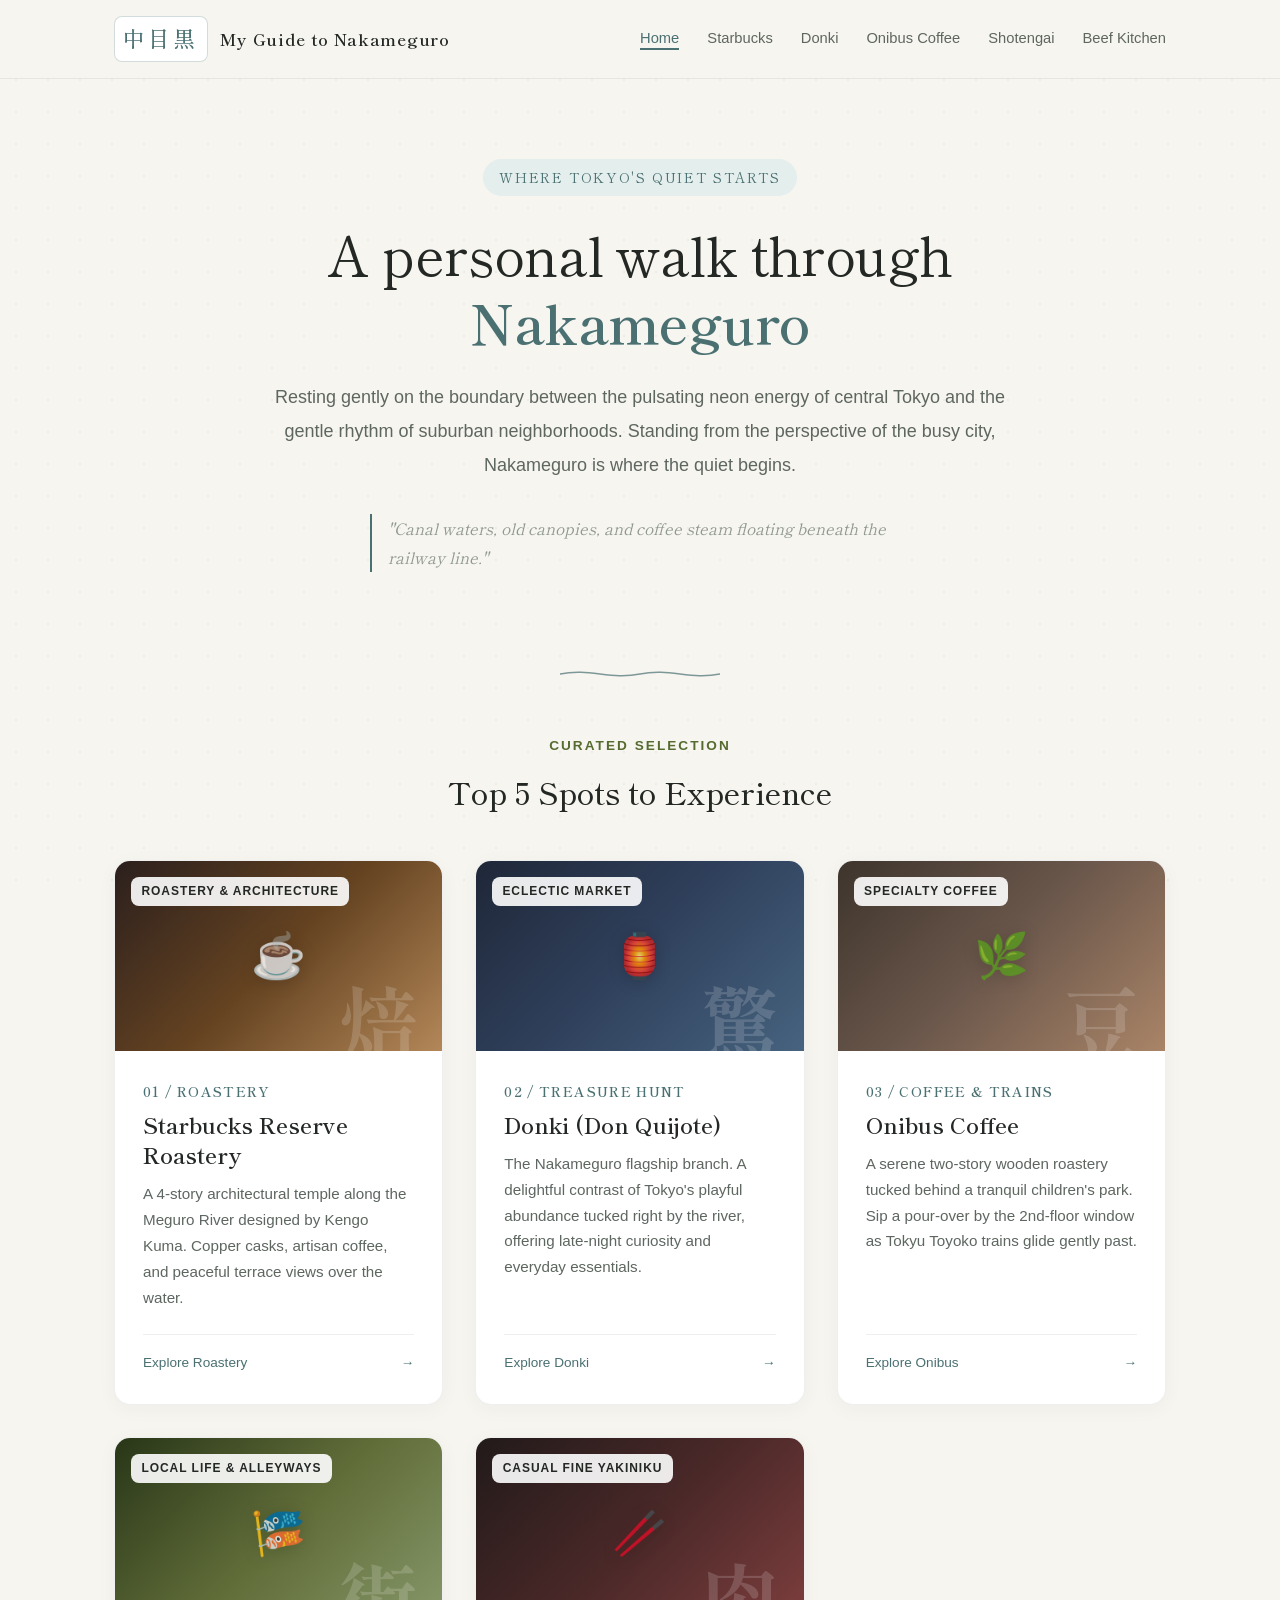
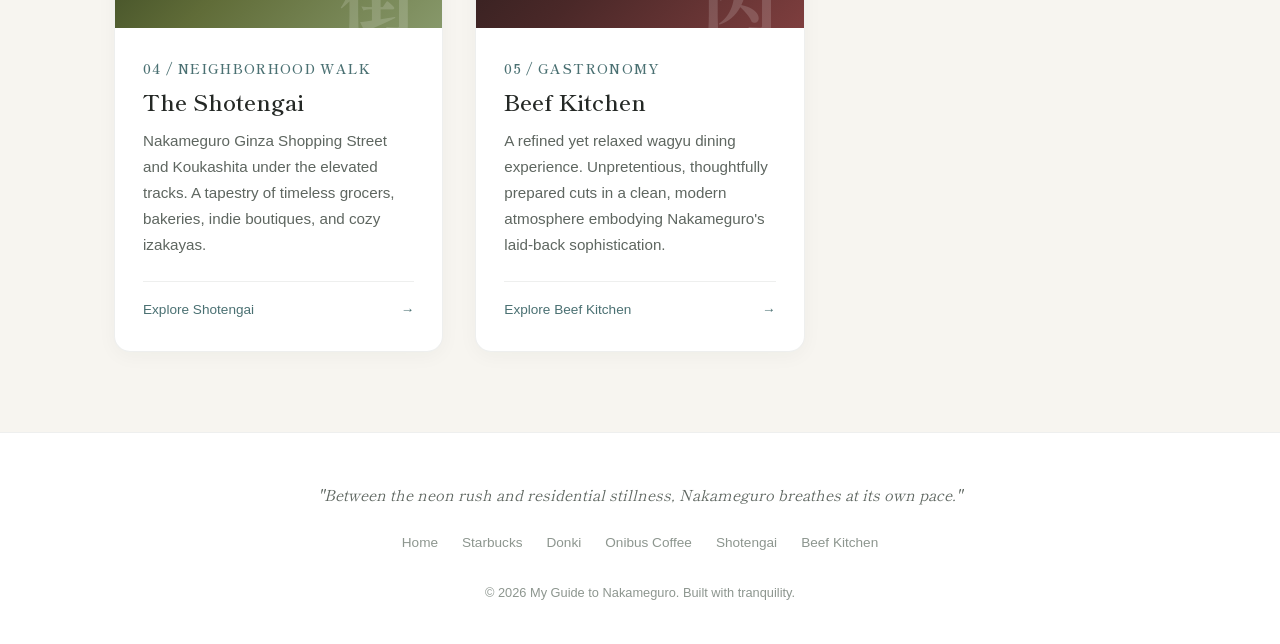
<file: index.html>
<!DOCTYPE html>
<html lang="en">
<head>
  <meta charset="UTF-8">
  <meta name="viewport" content="width=device-width, initial-scale=1.0">
  <title>My Guide to Nakameguro — Where the Quiet Starts</title>
  <meta name="description" content="A zen guide to Nakameguro: the threshold between bustling Tokyo and peaceful suburban life. Discover coffee, dining, shopping, and riverside tranquility.">
  <link rel="preconnect" href="https://fonts.googleapis.com">
  <link rel="preconnect" href="https://fonts.gstatic.com" crossorigin>
  <link href="https://fonts.googleapis.com/css2?family=Noto+Serif+JP:wght@300;400;600&family=Shippori+Mincho:wght@400;600&display=swap" rel="stylesheet">
  <link rel="stylesheet" href="styles.css">
</head>
<body>

  <!-- Navigation Header -->
  <header class="site-nav">
    <div class="nav-container">
      <a href="index.html" class="brand">
        <span class="brand-kanji">中目黒</span>
        <span class="brand-title">My Guide to Nakameguro</span>
      </a>
      <nav>
        <ul class="nav-links">
          <li><a href="index.html" class="active">Home</a></li>
          <li><a href="starbucks.html">Starbucks</a></li>
          <li><a href="donki.html">Donki</a></li>
          <li><a href="onibus.html">Onibus Coffee</a></li>
          <li><a href="shotengai.html">Shotengai</a></li>
          <li><a href="beef-kitchen.html">Beef Kitchen</a></li>
        </ul>
      </nav>
    </div>
  </header>

  <!-- Hero Section -->
  <section class="hero">
    <span class="hero-subtitle-badge">Where Tokyo's Quiet Starts</span>
    <h1 class="hero-title">A personal walk through <em>Nakameguro</em></h1>
    <p class="hero-intro">
      Resting gently on the boundary between the pulsating neon energy of central Tokyo and the gentle rhythm of suburban neighborhoods. Standing from the perspective of the busy city, Nakameguro is where the quiet begins.
    </p>
    <div class="hero-quote">
      "Canal waters, old canopies, and coffee steam floating beneath the railway line."
    </div>
  </section>

  <!-- River Divider SVG -->
  <div class="river-divider" aria-hidden="true">
    <svg viewBox="0 0 160 12" fill="none" xmlns="http://www.w3.org/2000/svg">
      <path d="M0 6C30 0 50 12 80 6C110 0 130 12 160 6" stroke-width="1.5" stroke-linecap="round"/>
    </svg>
  </div>

  <!-- Recommendations Main Section -->
  <main class="main-content">
    <div class="section-header">
      <p class="section-label">Curated Selection</p>
      <h2 class="section-title">Top 5 Spots to Experience</h2>
    </div>

    <div class="places-grid">
      <!-- 1. Starbucks Reserve Roastery -->
      <a href="starbucks.html" class="place-card">
        <div class="card-visual visual-starbucks">
          <span class="card-category-tag">Roastery & Architecture</span>
          <span class="card-kanji-watermark">焙</span>
          <div class="card-symbol">☕</div>
        </div>
        <div class="card-body">
          <span class="card-num">01 / ROASTERY</span>
          <h3 class="card-title">Starbucks Reserve Roastery</h3>
          <p class="card-desc">
            A 4-story architectural temple along the Meguro River designed by Kengo Kuma. Copper casks, artisan coffee, and peaceful terrace views over the water.
          </p>
          <div class="card-footer">
            <span>Explore Roastery</span>
            <span class="arrow">→</span>
          </div>
        </div>
      </a>

      <!-- 2. Donki Nakameguro -->
      <a href="donki.html" class="place-card">
        <div class="card-visual visual-donki">
          <span class="card-category-tag">Eclectic Market</span>
          <span class="card-kanji-watermark">驚</span>
          <div class="card-symbol">🏮</div>
        </div>
        <div class="card-body">
          <span class="card-num">02 / TREASURE HUNT</span>
          <h3 class="card-title">Donki (Don Quijote)</h3>
          <p class="card-desc">
            The Nakameguro flagship branch. A delightful contrast of Tokyo's playful abundance tucked right by the river, offering late-night curiosity and everyday essentials.
          </p>
          <div class="card-footer">
            <span>Explore Donki</span>
            <span class="arrow">→</span>
          </div>
        </div>
      </a>

      <!-- 3. Onibus Coffee -->
      <a href="onibus.html" class="place-card">
        <div class="card-visual visual-onibus">
          <span class="card-category-tag">Specialty Coffee</span>
          <span class="card-kanji-watermark">豆</span>
          <div class="card-symbol">🌿</div>
        </div>
        <div class="card-body">
          <span class="card-num">03 / COFFEE & TRAINS</span>
          <h3 class="card-title">Onibus Coffee</h3>
          <p class="card-desc">
            A serene two-story wooden roastery tucked behind a tranquil children's park. Sip a pour-over by the 2nd-floor window as Tokyu Toyoko trains glide gently past.
          </p>
          <div class="card-footer">
            <span>Explore Onibus</span>
            <span class="arrow">→</span>
          </div>
        </div>
      </a>

      <!-- 4. The Shotengai -->
      <a href="shotengai.html" class="place-card">
        <div class="card-visual visual-shotengai">
          <span class="card-category-tag">Local Life & Alleyways</span>
          <span class="card-kanji-watermark">街</span>
          <div class="card-symbol">🎏</div>
        </div>
        <div class="card-body">
          <span class="card-num">04 / NEIGHBORHOOD WALK</span>
          <h3 class="card-title">The Shotengai</h3>
          <p class="card-desc">
            Nakameguro Ginza Shopping Street and Koukashita under the elevated tracks. A tapestry of timeless grocers, bakeries, indie boutiques, and cozy izakayas.
          </p>
          <div class="card-footer">
            <span>Explore Shotengai</span>
            <span class="arrow">→</span>
          </div>
        </div>
      </a>

      <!-- 5. Beef Kitchen -->
      <a href="beef-kitchen.html" class="place-card">
        <div class="card-visual visual-beef-kitchen">
          <span class="card-category-tag">Casual Fine Yakiniku</span>
          <span class="card-kanji-watermark">肉</span>
          <div class="card-symbol">🥢</div>
        </div>
        <div class="card-body">
          <span class="card-num">05 / GASTRONOMY</span>
          <h3 class="card-title">Beef Kitchen</h3>
          <p class="card-desc">
            A refined yet relaxed wagyu dining experience. Unpretentious, thoughtfully prepared cuts in a clean, modern atmosphere embodying Nakameguro's laid-back sophistication.
          </p>
          <div class="card-footer">
            <span>Explore Beef Kitchen</span>
            <span class="arrow">→</span>
          </div>
        </div>
      </a>
    </div>
  </main>

  <!-- Footer -->
  <footer class="site-footer">
    <div class="footer-content">
      <p class="footer-zen-note">"Between the neon rush and residential stillness, Nakameguro breathes at its own pace."</p>
      <ul class="footer-links">
        <li><a href="index.html">Home</a></li>
        <li><a href="starbucks.html">Starbucks</a></li>
        <li><a href="donki.html">Donki</a></li>
        <li><a href="onibus.html">Onibus Coffee</a></li>
        <li><a href="shotengai.html">Shotengai</a></li>
        <li><a href="beef-kitchen.html">Beef Kitchen</a></li>
      </ul>
      <p class="footer-copy">© 2026 My Guide to Nakameguro. Built with tranquility.</p>
    </div>
  </footer>

  <script src="script.js"></script>
</body>
</html>
</file>
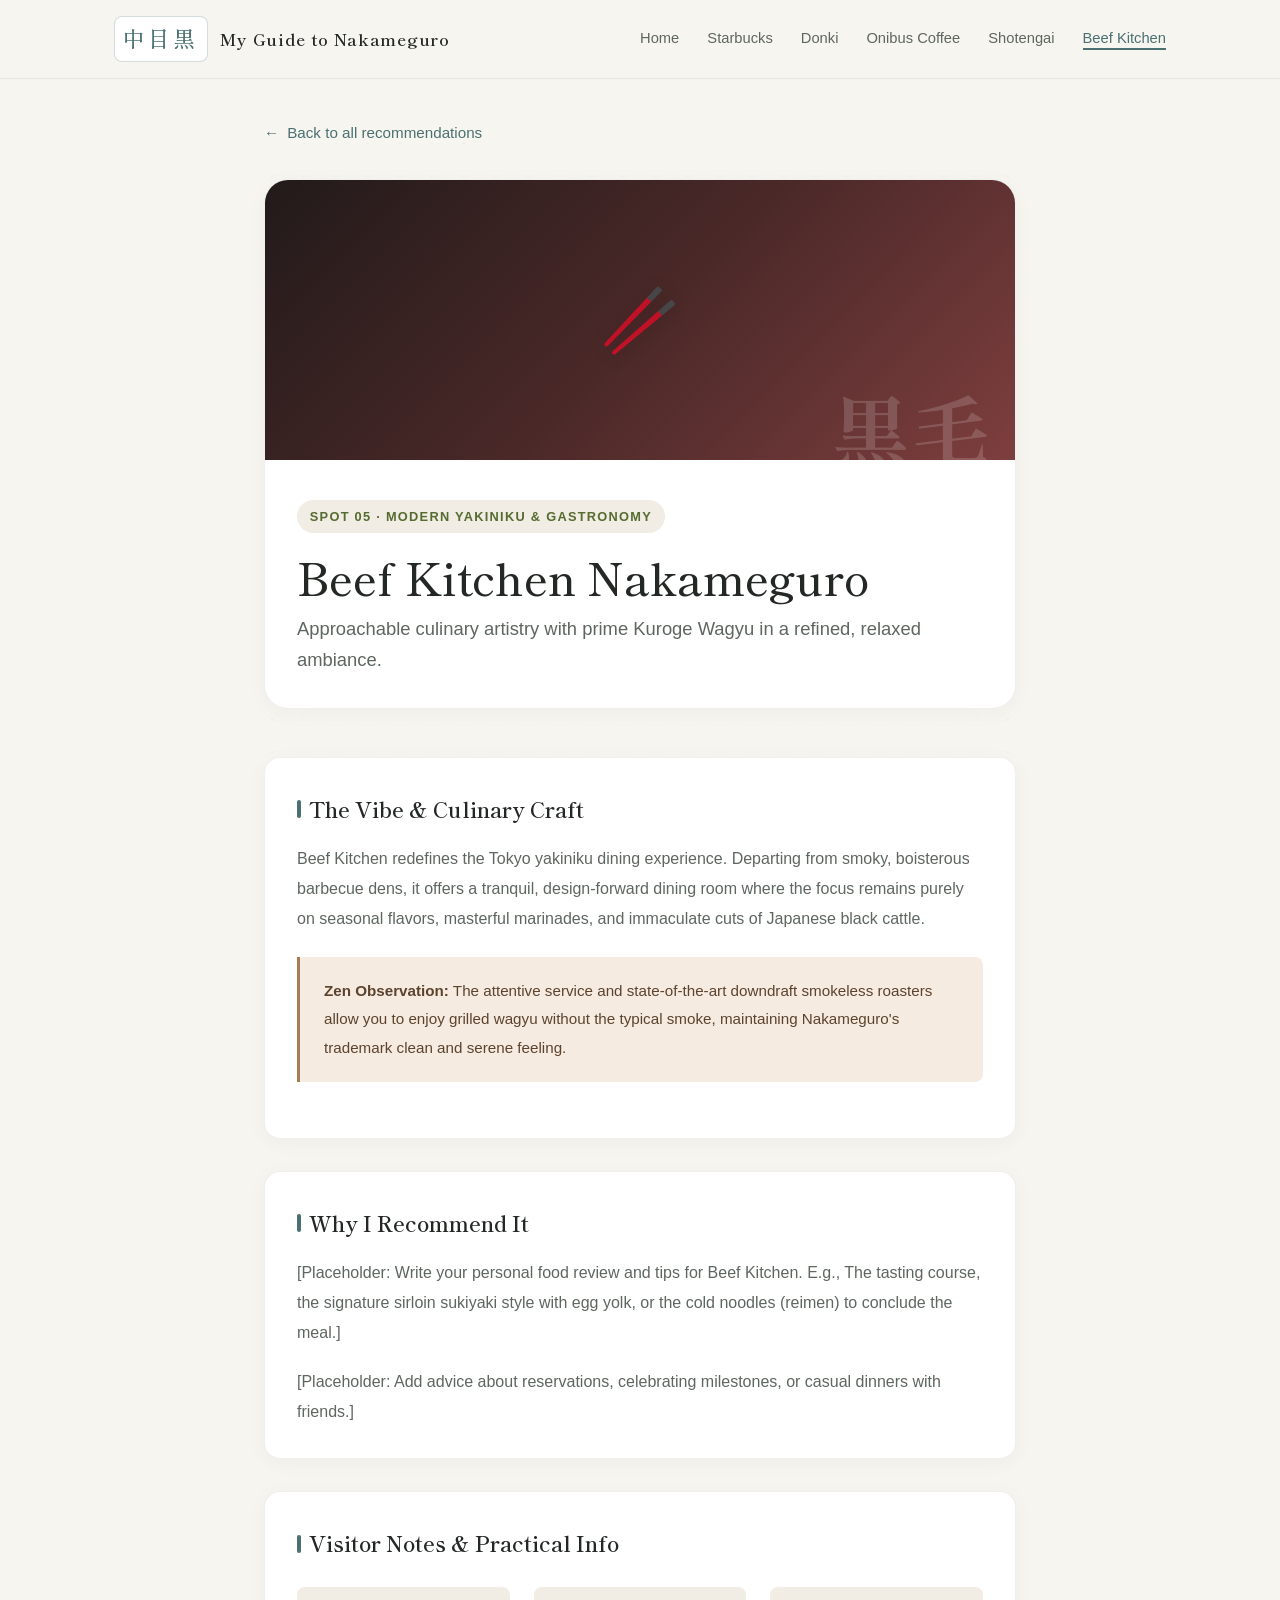
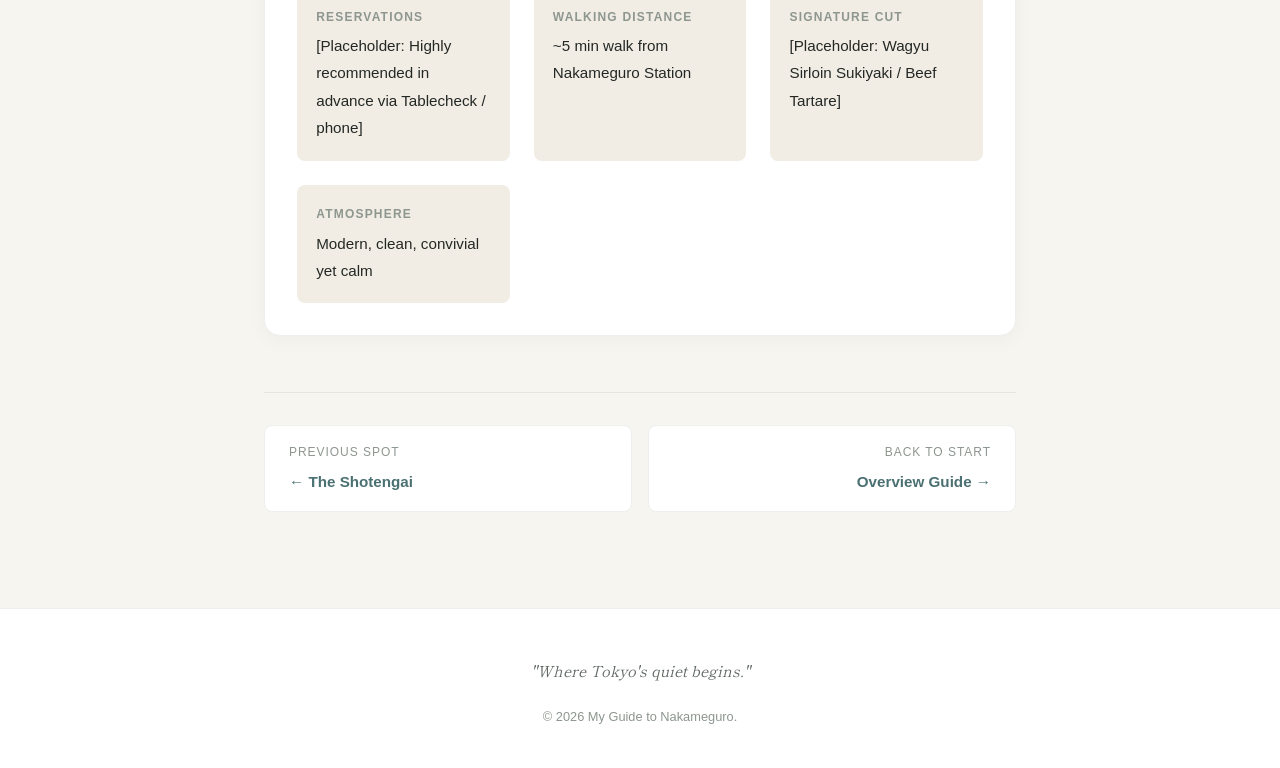
<file: beef-kitchen.html>
<!DOCTYPE html>
<html lang="en">
<head>
  <meta charset="UTF-8">
  <meta name="viewport" content="width=device-width, initial-scale=1.0">
  <title>Beef Kitchen Nakameguro — My Guide to Nakameguro</title>
  <meta name="description" content="A guide to Beef Kitchen in Nakameguro: modern wagyu yakiniku in an understated, welcoming setting.">
  <link rel="preconnect" href="https://fonts.googleapis.com">
  <link rel="preconnect" href="https://fonts.gstatic.com" crossorigin>
  <link href="https://fonts.googleapis.com/css2?family=Noto+Serif+JP:wght@300;400;600&family=Shippori+Mincho:wght@400;600&display=swap" rel="stylesheet">
  <link rel="stylesheet" href="styles.css">
</head>
<body>

  <!-- Navigation -->
  <header class="site-nav">
    <div class="nav-container">
      <a href="index.html" class="brand">
        <span class="brand-kanji">中目黒</span>
        <span class="brand-title">My Guide to Nakameguro</span>
      </a>
      <nav>
        <ul class="nav-links">
          <li><a href="index.html">Home</a></li>
          <li><a href="starbucks.html">Starbucks</a></li>
          <li><a href="donki.html">Donki</a></li>
          <li><a href="onibus.html">Onibus Coffee</a></li>
          <li><a href="shotengai.html">Shotengai</a></li>
          <li><a href="beef-kitchen.html" class="active">Beef Kitchen</a></li>
        </ul>
      </nav>
    </div>
  </header>

  <!-- Main Container -->
  <div class="detail-container">
    <nav class="breadcrumb-nav" aria-label="Breadcrumb">
      <a href="index.html" class="back-link">
        <span aria-hidden="true">←</span> Back to all recommendations
      </a>
    </nav>

    <!-- Detail Hero -->
    <article class="detail-hero">
      <div class="detail-hero-banner visual-beef-kitchen">
        <span class="card-kanji-watermark">黒毛</span>
        <div class="card-symbol" style="font-size: 4rem;">🥢</div>
      </div>
      <div class="detail-hero-content">
        <span class="detail-meta-pill">Spot 05 · Modern Yakiniku & Gastronomy</span>
        <h1 class="detail-title">Beef Kitchen Nakameguro</h1>
        <p class="detail-subtitle">Approachable culinary artistry with prime Kuroge Wagyu in a refined, relaxed ambiance.</p>
      </div>
    </article>

    <!-- The Vibe Section -->
    <section class="detail-section">
      <h2 class="detail-section-title">The Vibe & Culinary Craft</h2>
      <p>
        Beef Kitchen redefines the Tokyo yakiniku dining experience. Departing from smoky, boisterous barbecue dens, it offers a tranquil, design-forward dining room where the focus remains purely on seasonal flavors, masterful marinades, and immaculate cuts of Japanese black cattle.
      </p>
      <div class="zen-highlight">
        <p><strong>Zen Observation:</strong> The attentive service and state-of-the-art downdraft smokeless roasters allow you to enjoy grilled wagyu without the typical smoke, maintaining Nakameguro's trademark clean and serene feeling.</p>
      </div>
    </section>

    <!-- Why It's Recommended Placeholder -->
    <section class="detail-section">
      <h2 class="detail-section-title">Why I Recommend It</h2>
      <p>
        [Placeholder: Write your personal food review and tips for Beef Kitchen. E.g., The tasting course, the signature sirloin sukiyaki style with egg yolk, or the cold noodles (reimen) to conclude the meal.]
      </p>
      <p>
        [Placeholder: Add advice about reservations, celebrating milestones, or casual dinners with friends.]
      </p>
    </section>

    <!-- Visitor Tips Placeholder -->
    <section class="detail-section">
      <h2 class="detail-section-title">Visitor Notes & Practical Info</h2>
      <div class="info-grid">
        <div class="info-item">
          <div class="info-label">Reservations</div>
          <div class="info-value">[Placeholder: Highly recommended in advance via Tablecheck / phone]</div>
        </div>
        <div class="info-item">
          <div class="info-label">Walking Distance</div>
          <div class="info-value">~5 min walk from Nakameguro Station</div>
        </div>
        <div class="info-item">
          <div class="info-label">Signature Cut</div>
          <div class="info-value">[Placeholder: Wagyu Sirloin Sukiyaki / Beef Tartare]</div>
        </div>
        <div class="info-item">
          <div class="info-label">Atmosphere</div>
          <div class="info-value">Modern, clean, convivial yet calm</div>
        </div>
      </div>
    </section>

    <!-- Next / Prev Navigation -->
    <div class="page-switch-nav">
      <a href="shotengai.html" class="page-switch-btn prev">
        <span class="switch-caption">Previous Spot</span>
        <span class="switch-title">← The Shotengai</span>
      </a>
      <a href="index.html" class="page-switch-btn next">
        <span class="switch-caption">Back to Start</span>
        <span class="switch-title">Overview Guide →</span>
      </a>
    </div>
  </div>

  <!-- Footer -->
  <footer class="site-footer">
    <div class="footer-content">
      <p class="footer-zen-note">"Where Tokyo's quiet begins."</p>
      <p class="footer-copy">© 2026 My Guide to Nakameguro.</p>
    </div>
  </footer>

  <script src="script.js"></script>
</body>
</html>
</file>
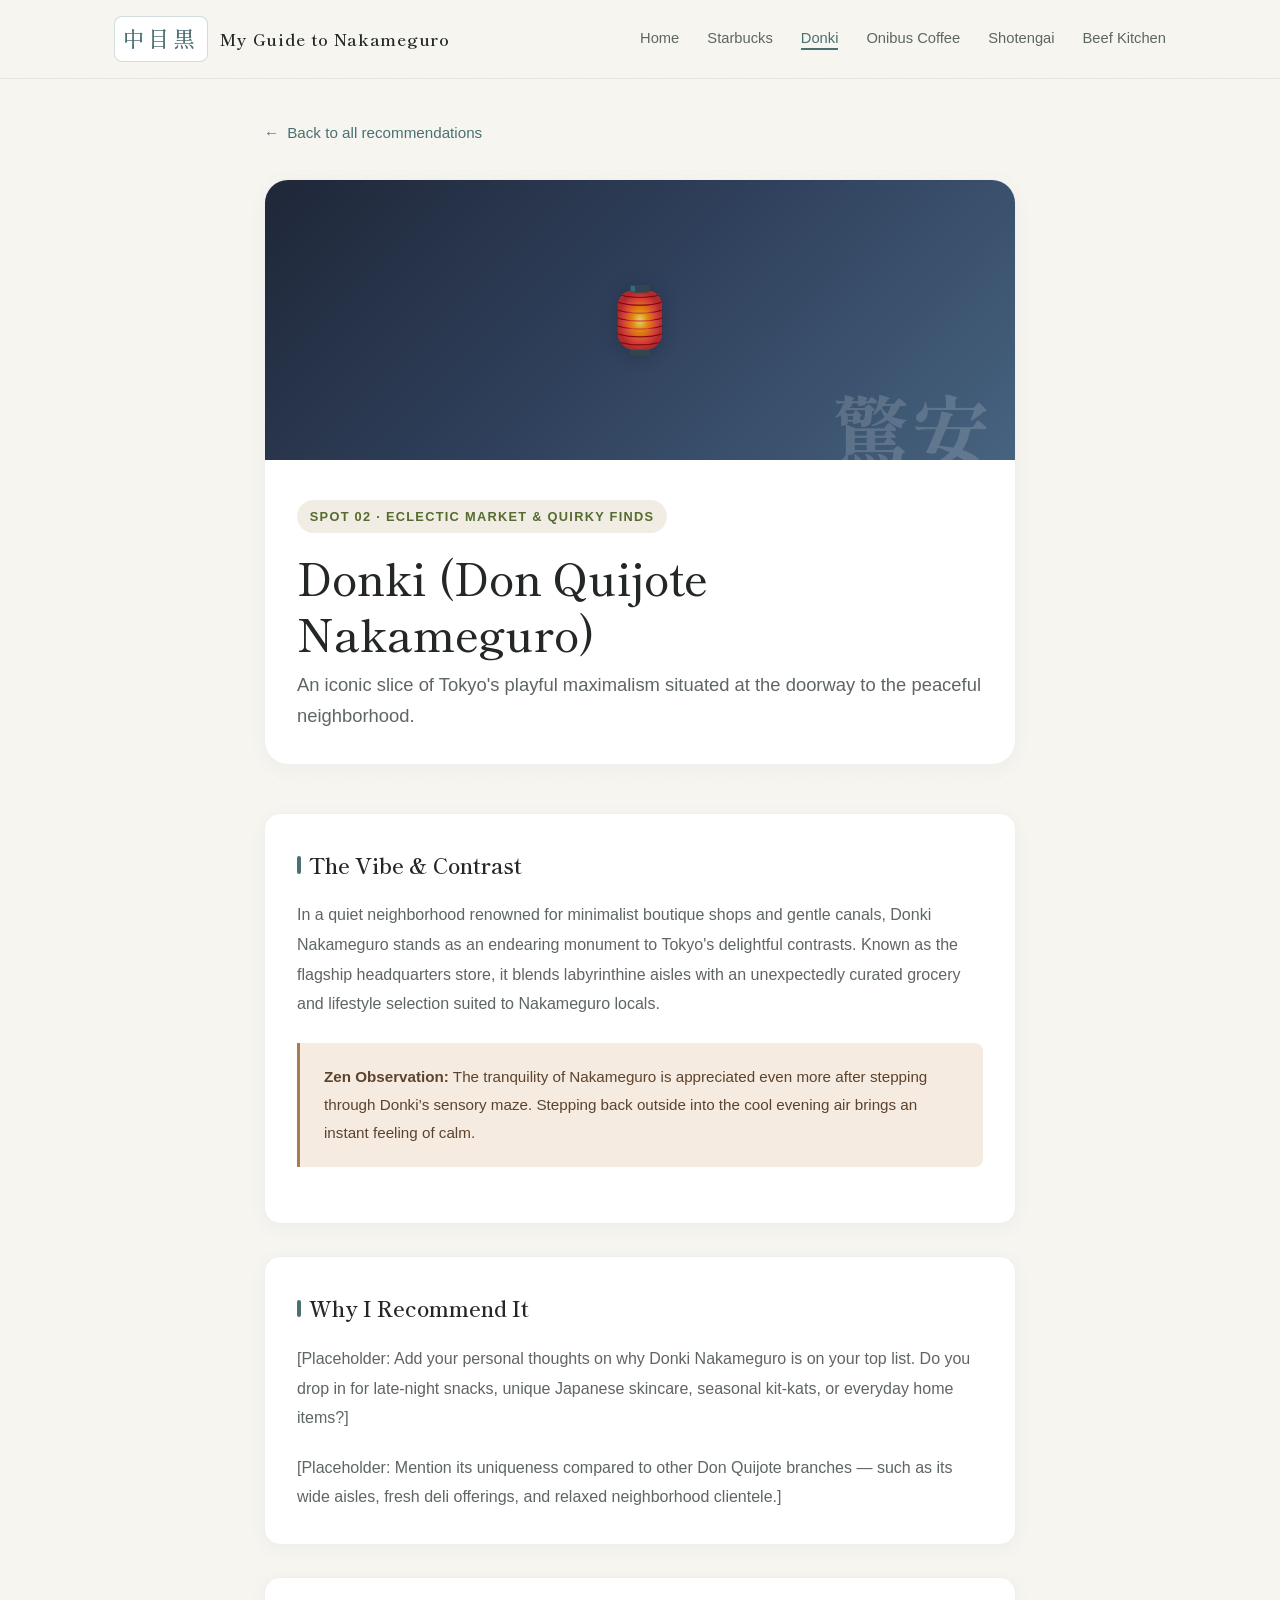
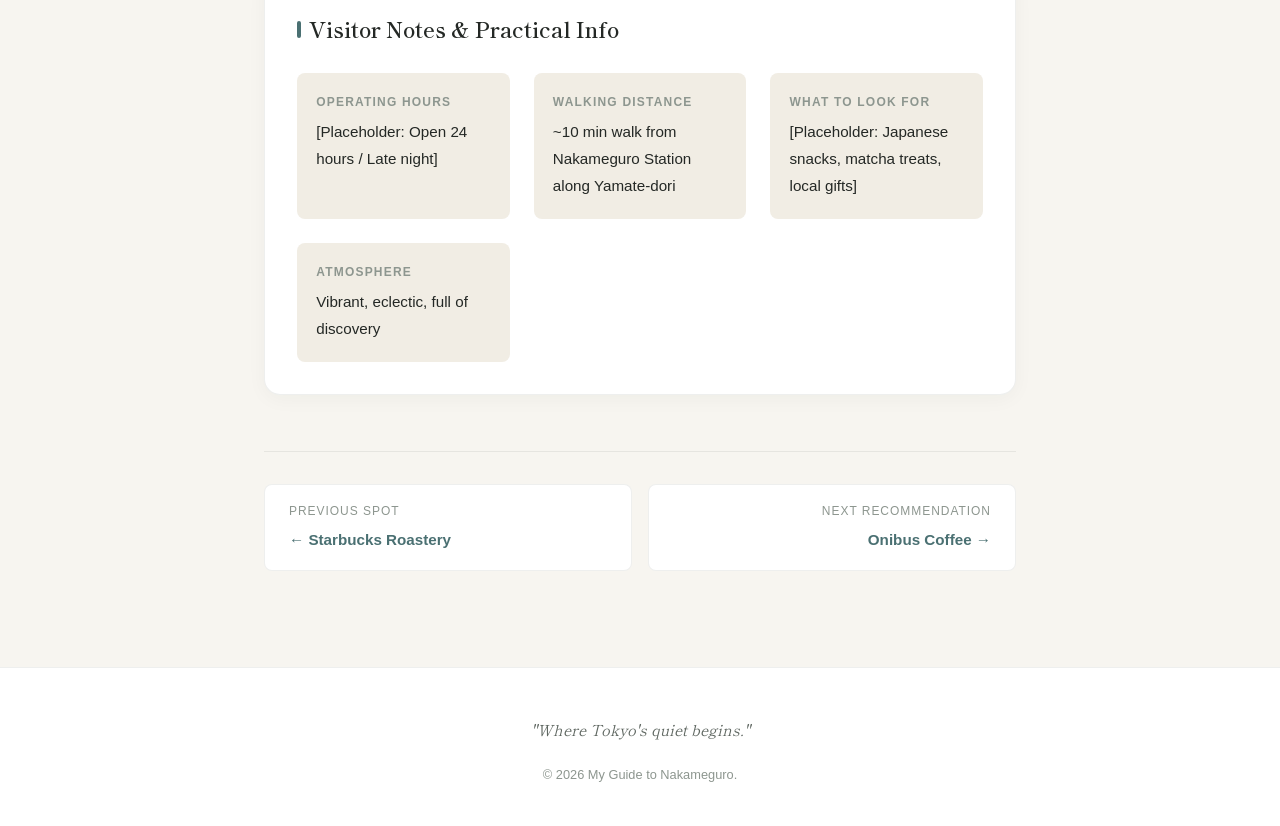
<file: donki.html>
<!DOCTYPE html>
<html lang="en">
<head>
  <meta charset="UTF-8">
  <meta name="viewport" content="width=device-width, initial-scale=1.0">
  <title>Donki (Don Quijote Nakameguro) — My Guide to Nakameguro</title>
  <meta name="description" content="A guide to Don Quijote Nakameguro: Tokyo's quintessential eclectic treasure hunt right by the Meguro river.">
  <link rel="preconnect" href="https://fonts.googleapis.com">
  <link rel="preconnect" href="https://fonts.gstatic.com" crossorigin>
  <link href="https://fonts.googleapis.com/css2?family=Noto+Serif+JP:wght@300;400;600&family=Shippori+Mincho:wght@400;600&display=swap" rel="stylesheet">
  <link rel="stylesheet" href="styles.css">
</head>
<body>

  <!-- Navigation -->
  <header class="site-nav">
    <div class="nav-container">
      <a href="index.html" class="brand">
        <span class="brand-kanji">中目黒</span>
        <span class="brand-title">My Guide to Nakameguro</span>
      </a>
      <nav>
        <ul class="nav-links">
          <li><a href="index.html">Home</a></li>
          <li><a href="starbucks.html">Starbucks</a></li>
          <li><a href="donki.html" class="active">Donki</a></li>
          <li><a href="onibus.html">Onibus Coffee</a></li>
          <li><a href="shotengai.html">Shotengai</a></li>
          <li><a href="beef-kitchen.html">Beef Kitchen</a></li>
        </ul>
      </nav>
    </div>
  </header>

  <!-- Main Container -->
  <div class="detail-container">
    <nav class="breadcrumb-nav" aria-label="Breadcrumb">
      <a href="index.html" class="back-link">
        <span aria-hidden="true">←</span> Back to all recommendations
      </a>
    </nav>

    <!-- Detail Hero -->
    <article class="detail-hero">
      <div class="detail-hero-banner visual-donki">
        <span class="card-kanji-watermark">驚安</span>
        <div class="card-symbol" style="font-size: 4rem;">🏮</div>
      </div>
      <div class="detail-hero-content">
        <span class="detail-meta-pill">Spot 02 · Eclectic Market & Quirky Finds</span>
        <h1 class="detail-title">Donki (Don Quijote Nakameguro)</h1>
        <p class="detail-subtitle">An iconic slice of Tokyo's playful maximalism situated at the doorway to the peaceful neighborhood.</p>
      </div>
    </article>

    <!-- The Vibe Section -->
    <section class="detail-section">
      <h2 class="detail-section-title">The Vibe & Contrast</h2>
      <p>
        In a quiet neighborhood renowned for minimalist boutique shops and gentle canals, Donki Nakameguro stands as an endearing monument to Tokyo's delightful contrasts. Known as the flagship headquarters store, it blends labyrinthine aisles with an unexpectedly curated grocery and lifestyle selection suited to Nakameguro locals.
      </p>
      <div class="zen-highlight">
        <p><strong>Zen Observation:</strong> The tranquility of Nakameguro is appreciated even more after stepping through Donki’s sensory maze. Stepping back outside into the cool evening air brings an instant feeling of calm.</p>
      </div>
    </section>

    <!-- Why It's Recommended Placeholder -->
    <section class="detail-section">
      <h2 class="detail-section-title">Why I Recommend It</h2>
      <p>
        [Placeholder: Add your personal thoughts on why Donki Nakameguro is on your top list. Do you drop in for late-night snacks, unique Japanese skincare, seasonal kit-kats, or everyday home items?]
      </p>
      <p>
        [Placeholder: Mention its uniqueness compared to other Don Quijote branches — such as its wide aisles, fresh deli offerings, and relaxed neighborhood clientele.]
      </p>
    </section>

    <!-- Visitor Tips Placeholder -->
    <section class="detail-section">
      <h2 class="detail-section-title">Visitor Notes & Practical Info</h2>
      <div class="info-grid">
        <div class="info-item">
          <div class="info-label">Operating Hours</div>
          <div class="info-value">[Placeholder: Open 24 hours / Late night]</div>
        </div>
        <div class="info-item">
          <div class="info-label">Walking Distance</div>
          <div class="info-value">~10 min walk from Nakameguro Station along Yamate-dori</div>
        </div>
        <div class="info-item">
          <div class="info-label">What to Look For</div>
          <div class="info-value">[Placeholder: Japanese snacks, matcha treats, local gifts]</div>
        </div>
        <div class="info-item">
          <div class="info-label">Atmosphere</div>
          <div class="info-value">Vibrant, eclectic, full of discovery</div>
        </div>
      </div>
    </section>

    <!-- Next / Prev Navigation -->
    <div class="page-switch-nav">
      <a href="starbucks.html" class="page-switch-btn prev">
        <span class="switch-caption">Previous Spot</span>
        <span class="switch-title">← Starbucks Roastery</span>
      </a>
      <a href="onibus.html" class="page-switch-btn next">
        <span class="switch-caption">Next Recommendation</span>
        <span class="switch-title">Onibus Coffee →</span>
      </a>
    </div>
  </div>

  <!-- Footer -->
  <footer class="site-footer">
    <div class="footer-content">
      <p class="footer-zen-note">"Where Tokyo's quiet begins."</p>
      <p class="footer-copy">© 2026 My Guide to Nakameguro.</p>
    </div>
  </footer>

  <script src="script.js"></script>
</body>
</html>
</file>
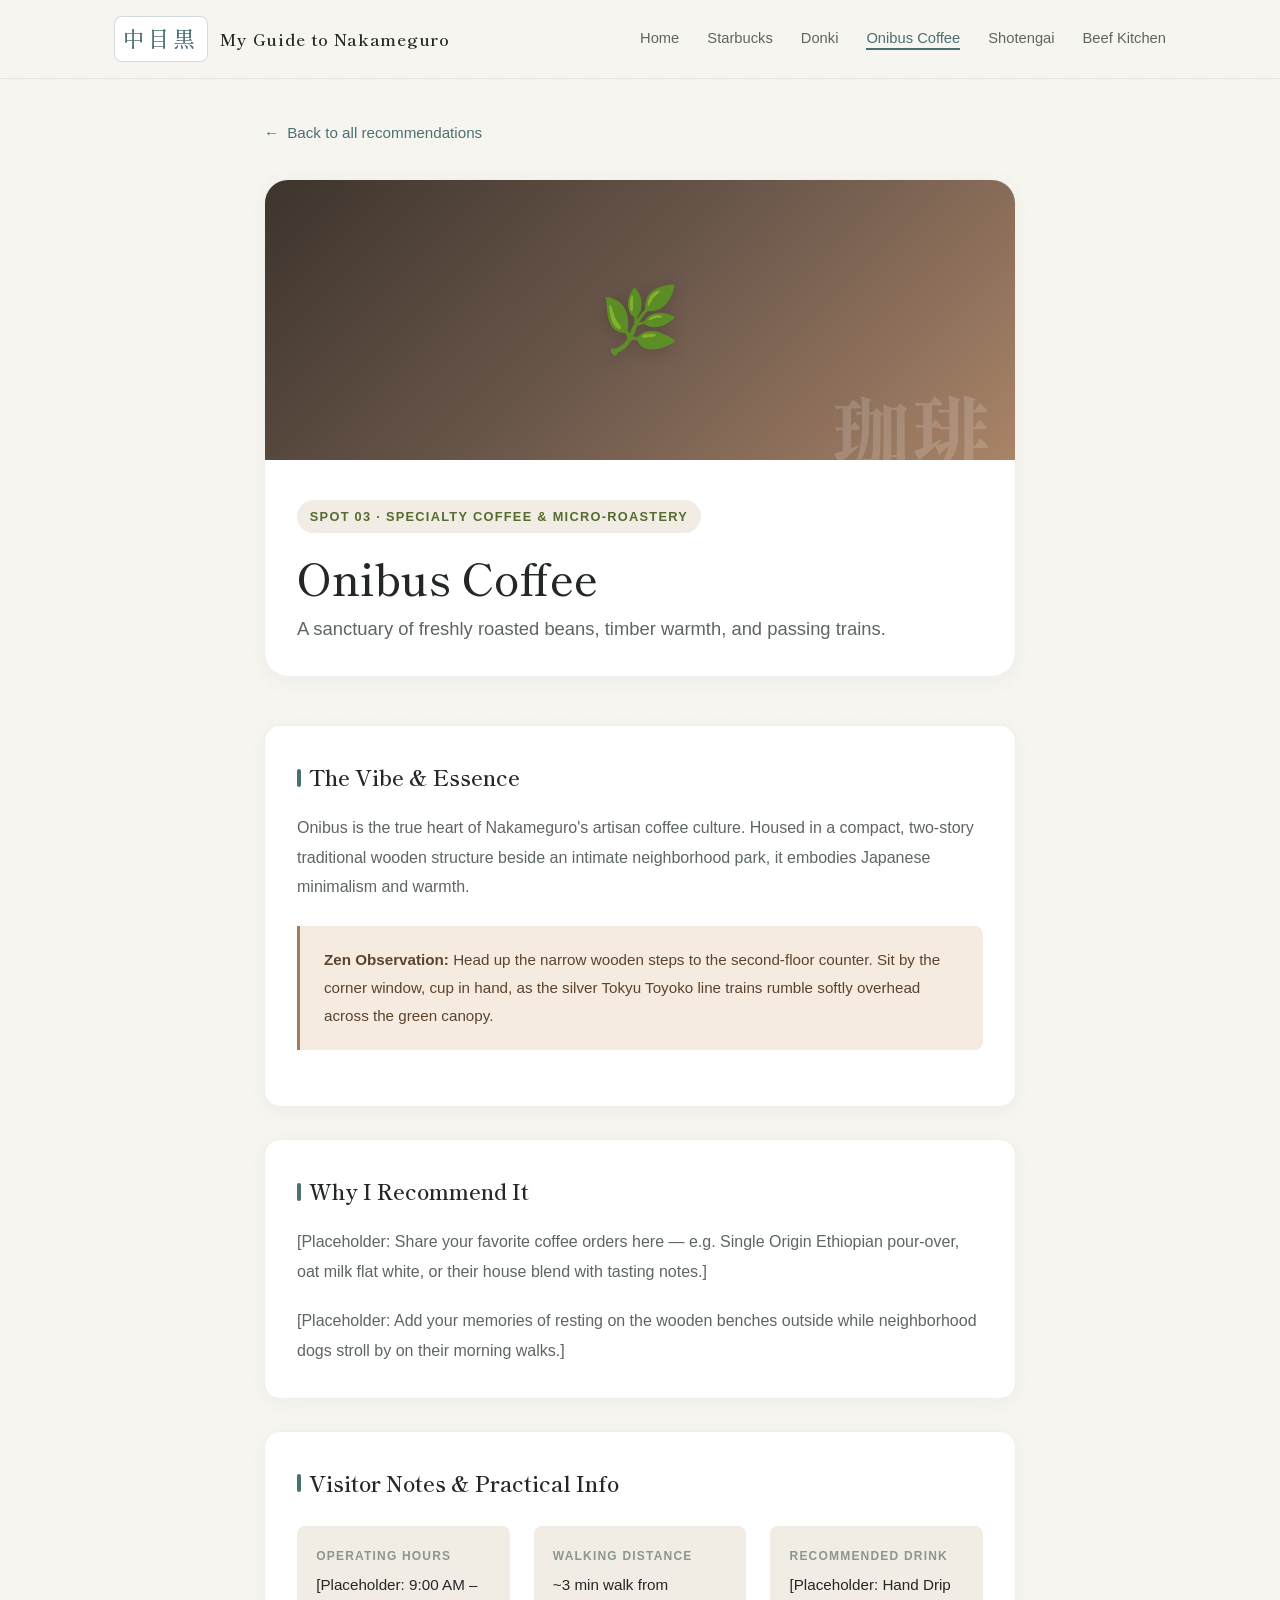
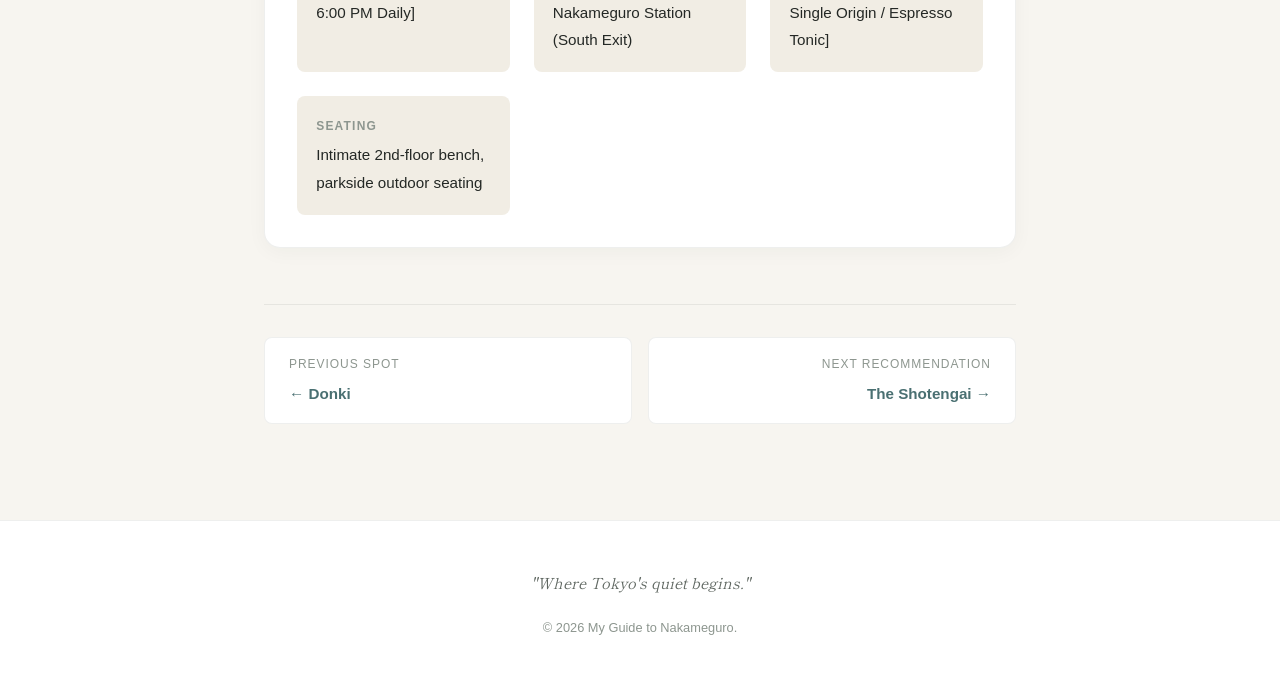
<file: onibus.html>
<!DOCTYPE html>
<html lang="en">
<head>
  <meta charset="UTF-8">
  <meta name="viewport" content="width=device-width, initial-scale=1.0">
  <title>Onibus Coffee — My Guide to Nakameguro</title>
  <meta name="description" content="A guide to Onibus Coffee in Nakameguro: artisanal pour-overs in a vintage two-story wooden house beside the train tracks.">
  <link rel="preconnect" href="https://fonts.googleapis.com">
  <link rel="preconnect" href="https://fonts.gstatic.com" crossorigin>
  <link href="https://fonts.googleapis.com/css2?family=Noto+Serif+JP:wght@300;400;600&family=Shippori+Mincho:wght@400;600&display=swap" rel="stylesheet">
  <link rel="stylesheet" href="styles.css">
</head>
<body>

  <!-- Navigation -->
  <header class="site-nav">
    <div class="nav-container">
      <a href="index.html" class="brand">
        <span class="brand-kanji">中目黒</span>
        <span class="brand-title">My Guide to Nakameguro</span>
      </a>
      <nav>
        <ul class="nav-links">
          <li><a href="index.html">Home</a></li>
          <li><a href="starbucks.html">Starbucks</a></li>
          <li><a href="donki.html">Donki</a></li>
          <li><a href="onibus.html" class="active">Onibus Coffee</a></li>
          <li><a href="shotengai.html">Shotengai</a></li>
          <li><a href="beef-kitchen.html">Beef Kitchen</a></li>
        </ul>
      </nav>
    </div>
  </header>

  <!-- Main Container -->
  <div class="detail-container">
    <nav class="breadcrumb-nav" aria-label="Breadcrumb">
      <a href="index.html" class="back-link">
        <span aria-hidden="true">←</span> Back to all recommendations
      </a>
    </nav>

    <!-- Detail Hero -->
    <article class="detail-hero">
      <div class="detail-hero-banner visual-onibus">
        <span class="card-kanji-watermark">珈琲</span>
        <div class="card-symbol" style="font-size: 4rem;">🌿</div>
      </div>
      <div class="detail-hero-content">
        <span class="detail-meta-pill">Spot 03 · Specialty Coffee & Micro-Roastery</span>
        <h1 class="detail-title">Onibus Coffee</h1>
        <p class="detail-subtitle">A sanctuary of freshly roasted beans, timber warmth, and passing trains.</p>
      </div>
    </article>

    <!-- The Vibe Section -->
    <section class="detail-section">
      <h2 class="detail-section-title">The Vibe & Essence</h2>
      <p>
        Onibus is the true heart of Nakameguro's artisan coffee culture. Housed in a compact, two-story traditional wooden structure beside an intimate neighborhood park, it embodies Japanese minimalism and warmth.
      </p>
      <div class="zen-highlight">
        <p><strong>Zen Observation:</strong> Head up the narrow wooden steps to the second-floor counter. Sit by the corner window, cup in hand, as the silver Tokyu Toyoko line trains rumble softly overhead across the green canopy.</p>
      </div>
    </section>

    <!-- Why It's Recommended Placeholder -->
    <section class="detail-section">
      <h2 class="detail-section-title">Why I Recommend It</h2>
      <p>
        [Placeholder: Share your favorite coffee orders here — e.g. Single Origin Ethiopian pour-over, oat milk flat white, or their house blend with tasting notes.]
      </p>
      <p>
        [Placeholder: Add your memories of resting on the wooden benches outside while neighborhood dogs stroll by on their morning walks.]
      </p>
    </section>

    <!-- Visitor Tips Placeholder -->
    <section class="detail-section">
      <h2 class="detail-section-title">Visitor Notes & Practical Info</h2>
      <div class="info-grid">
        <div class="info-item">
          <div class="info-label">Operating Hours</div>
          <div class="info-value">[Placeholder: 9:00 AM – 6:00 PM Daily]</div>
        </div>
        <div class="info-item">
          <div class="info-label">Walking Distance</div>
          <div class="info-value">~3 min walk from Nakameguro Station (South Exit)</div>
        </div>
        <div class="info-item">
          <div class="info-label">Recommended Drink</div>
          <div class="info-value">[Placeholder: Hand Drip Single Origin / Espresso Tonic]</div>
        </div>
        <div class="info-item">
          <div class="info-label">Seating</div>
          <div class="info-value">Intimate 2nd-floor bench, parkside outdoor seating</div>
        </div>
      </div>
    </section>

    <!-- Next / Prev Navigation -->
    <div class="page-switch-nav">
      <a href="donki.html" class="page-switch-btn prev">
        <span class="switch-caption">Previous Spot</span>
        <span class="switch-title">← Donki</span>
      </a>
      <a href="shotengai.html" class="page-switch-btn next">
        <span class="switch-caption">Next Recommendation</span>
        <span class="switch-title">The Shotengai →</span>
      </a>
    </div>
  </div>

  <!-- Footer -->
  <footer class="site-footer">
    <div class="footer-content">
      <p class="footer-zen-note">"Where Tokyo's quiet begins."</p>
      <p class="footer-copy">© 2026 My Guide to Nakameguro.</p>
    </div>
  </footer>

  <script src="script.js"></script>
</body>
</html>
</file>
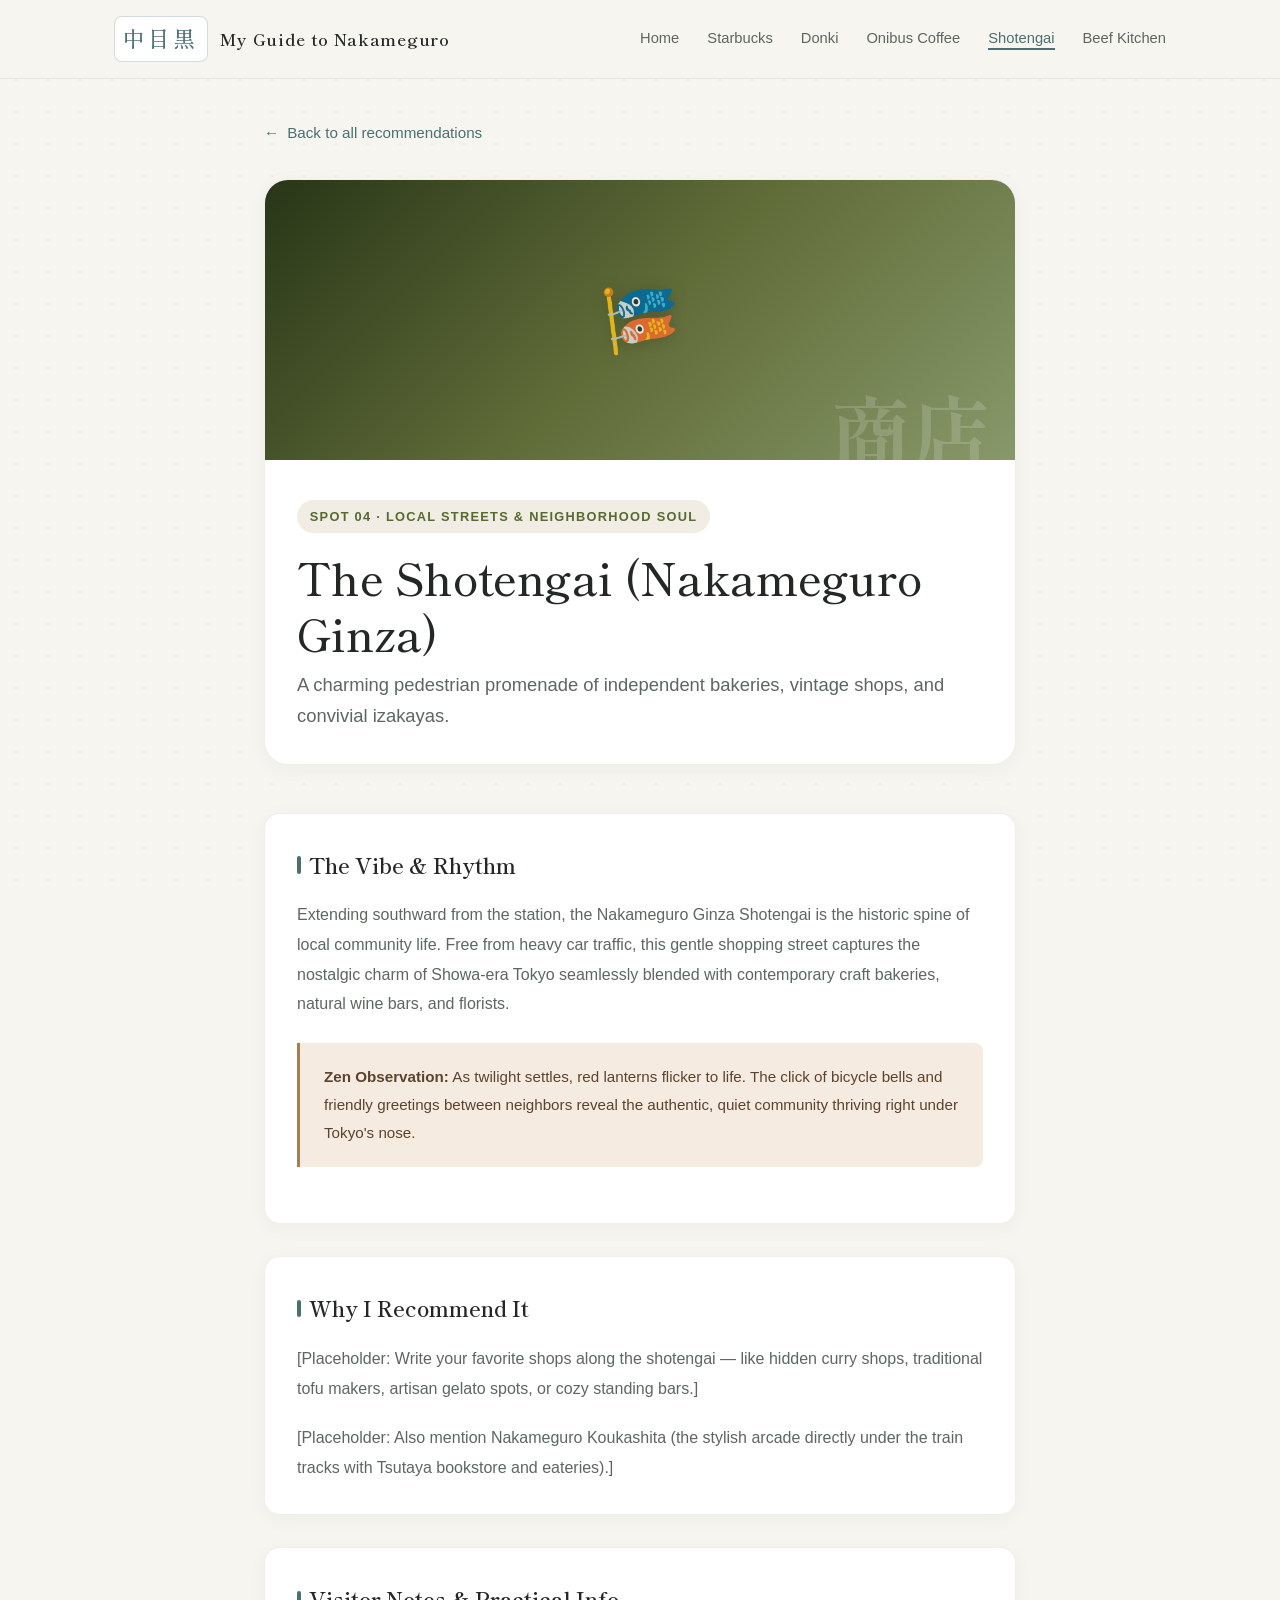
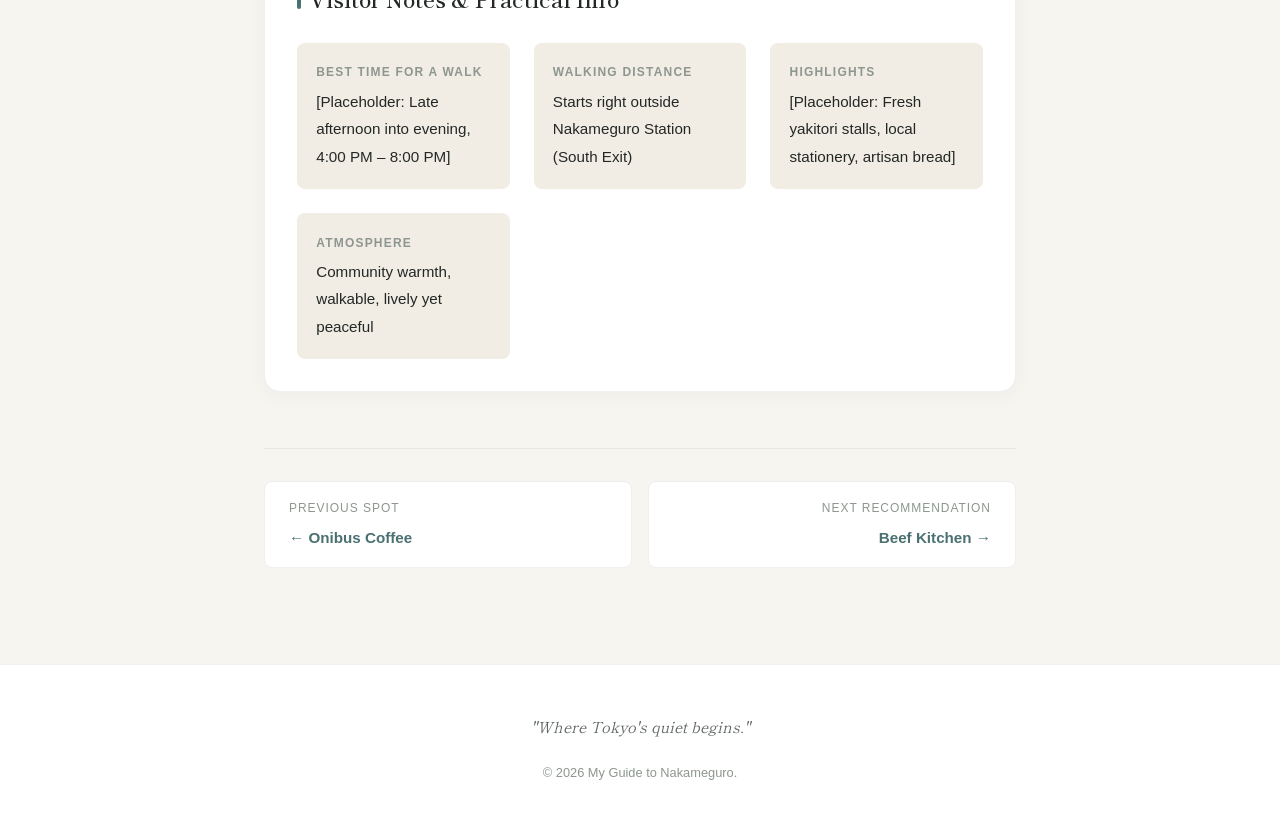
<file: shotengai.html>
<!DOCTYPE html>
<html lang="en">
<head>
  <meta charset="UTF-8">
  <meta name="viewport" content="width=device-width, initial-scale=1.0">
  <title>The Shotengai — My Guide to Nakameguro</title>
  <meta name="description" content="A guide to Nakameguro's Shotengai: Nakameguro Ginza shopping street and the stylish Koukashita under the elevated tracks.">
  <link rel="preconnect" href="https://fonts.googleapis.com">
  <link rel="preconnect" href="https://fonts.gstatic.com" crossorigin>
  <link href="https://fonts.googleapis.com/css2?family=Noto+Serif+JP:wght@300;400;600&family=Shippori+Mincho:wght@400;600&display=swap" rel="stylesheet">
  <link rel="stylesheet" href="styles.css">
</head>
<body>

  <!-- Navigation -->
  <header class="site-nav">
    <div class="nav-container">
      <a href="index.html" class="brand">
        <span class="brand-kanji">中目黒</span>
        <span class="brand-title">My Guide to Nakameguro</span>
      </a>
      <nav>
        <ul class="nav-links">
          <li><a href="index.html">Home</a></li>
          <li><a href="starbucks.html">Starbucks</a></li>
          <li><a href="donki.html">Donki</a></li>
          <li><a href="onibus.html">Onibus Coffee</a></li>
          <li><a href="shotengai.html" class="active">Shotengai</a></li>
          <li><a href="beef-kitchen.html">Beef Kitchen</a></li>
        </ul>
      </nav>
    </div>
  </header>

  <!-- Main Container -->
  <div class="detail-container">
    <nav class="breadcrumb-nav" aria-label="Breadcrumb">
      <a href="index.html" class="back-link">
        <span aria-hidden="true">←</span> Back to all recommendations
      </a>
    </nav>

    <!-- Detail Hero -->
    <article class="detail-hero">
      <div class="detail-hero-banner visual-shotengai">
        <span class="card-kanji-watermark">商店</span>
        <div class="card-symbol" style="font-size: 4rem;">🎏</div>
      </div>
      <div class="detail-hero-content">
        <span class="detail-meta-pill">Spot 04 · Local Streets & Neighborhood Soul</span>
        <h1 class="detail-title">The Shotengai (Nakameguro Ginza)</h1>
        <p class="detail-subtitle">A charming pedestrian promenade of independent bakeries, vintage shops, and convivial izakayas.</p>
      </div>
    </article>

    <!-- The Vibe Section -->
    <section class="detail-section">
      <h2 class="detail-section-title">The Vibe & Rhythm</h2>
      <p>
        Extending southward from the station, the Nakameguro Ginza Shotengai is the historic spine of local community life. Free from heavy car traffic, this gentle shopping street captures the nostalgic charm of Showa-era Tokyo seamlessly blended with contemporary craft bakeries, natural wine bars, and florists.
      </p>
      <div class="zen-highlight">
        <p><strong>Zen Observation:</strong> As twilight settles, red lanterns flicker to life. The click of bicycle bells and friendly greetings between neighbors reveal the authentic, quiet community thriving right under Tokyo's nose.</p>
      </div>
    </section>

    <!-- Why It's Recommended Placeholder -->
    <section class="detail-section">
      <h2 class="detail-section-title">Why I Recommend It</h2>
      <p>
        [Placeholder: Write your favorite shops along the shotengai — like hidden curry shops, traditional tofu makers, artisan gelato spots, or cozy standing bars.]
      </p>
      <p>
        [Placeholder: Also mention Nakameguro Koukashita (the stylish arcade directly under the train tracks with Tsutaya bookstore and eateries).]
      </p>
    </section>

    <!-- Visitor Tips Placeholder -->
    <section class="detail-section">
      <h2 class="detail-section-title">Visitor Notes & Practical Info</h2>
      <div class="info-grid">
        <div class="info-item">
          <div class="info-label">Best Time for a Walk</div>
          <div class="info-value">[Placeholder: Late afternoon into evening, 4:00 PM – 8:00 PM]</div>
        </div>
        <div class="info-item">
          <div class="info-label">Walking Distance</div>
          <div class="info-value">Starts right outside Nakameguro Station (South Exit)</div>
        </div>
        <div class="info-item">
          <div class="info-label">Highlights</div>
          <div class="info-value">[Placeholder: Fresh yakitori stalls, local stationery, artisan bread]</div>
        </div>
        <div class="info-item">
          <div class="info-label">Atmosphere</div>
          <div class="info-value">Community warmth, walkable, lively yet peaceful</div>
        </div>
      </div>
    </section>

    <!-- Next / Prev Navigation -->
    <div class="page-switch-nav">
      <a href="onibus.html" class="page-switch-btn prev">
        <span class="switch-caption">Previous Spot</span>
        <span class="switch-title">← Onibus Coffee</span>
      </a>
      <a href="beef-kitchen.html" class="page-switch-btn next">
        <span class="switch-caption">Next Recommendation</span>
        <span class="switch-title">Beef Kitchen →</span>
      </a>
    </div>
  </div>

  <!-- Footer -->
  <footer class="site-footer">
    <div class="footer-content">
      <p class="footer-zen-note">"Where Tokyo's quiet begins."</p>
      <p class="footer-copy">© 2026 My Guide to Nakameguro.</p>
    </div>
  </footer>

  <script src="script.js"></script>
</body>
</html>
</file>
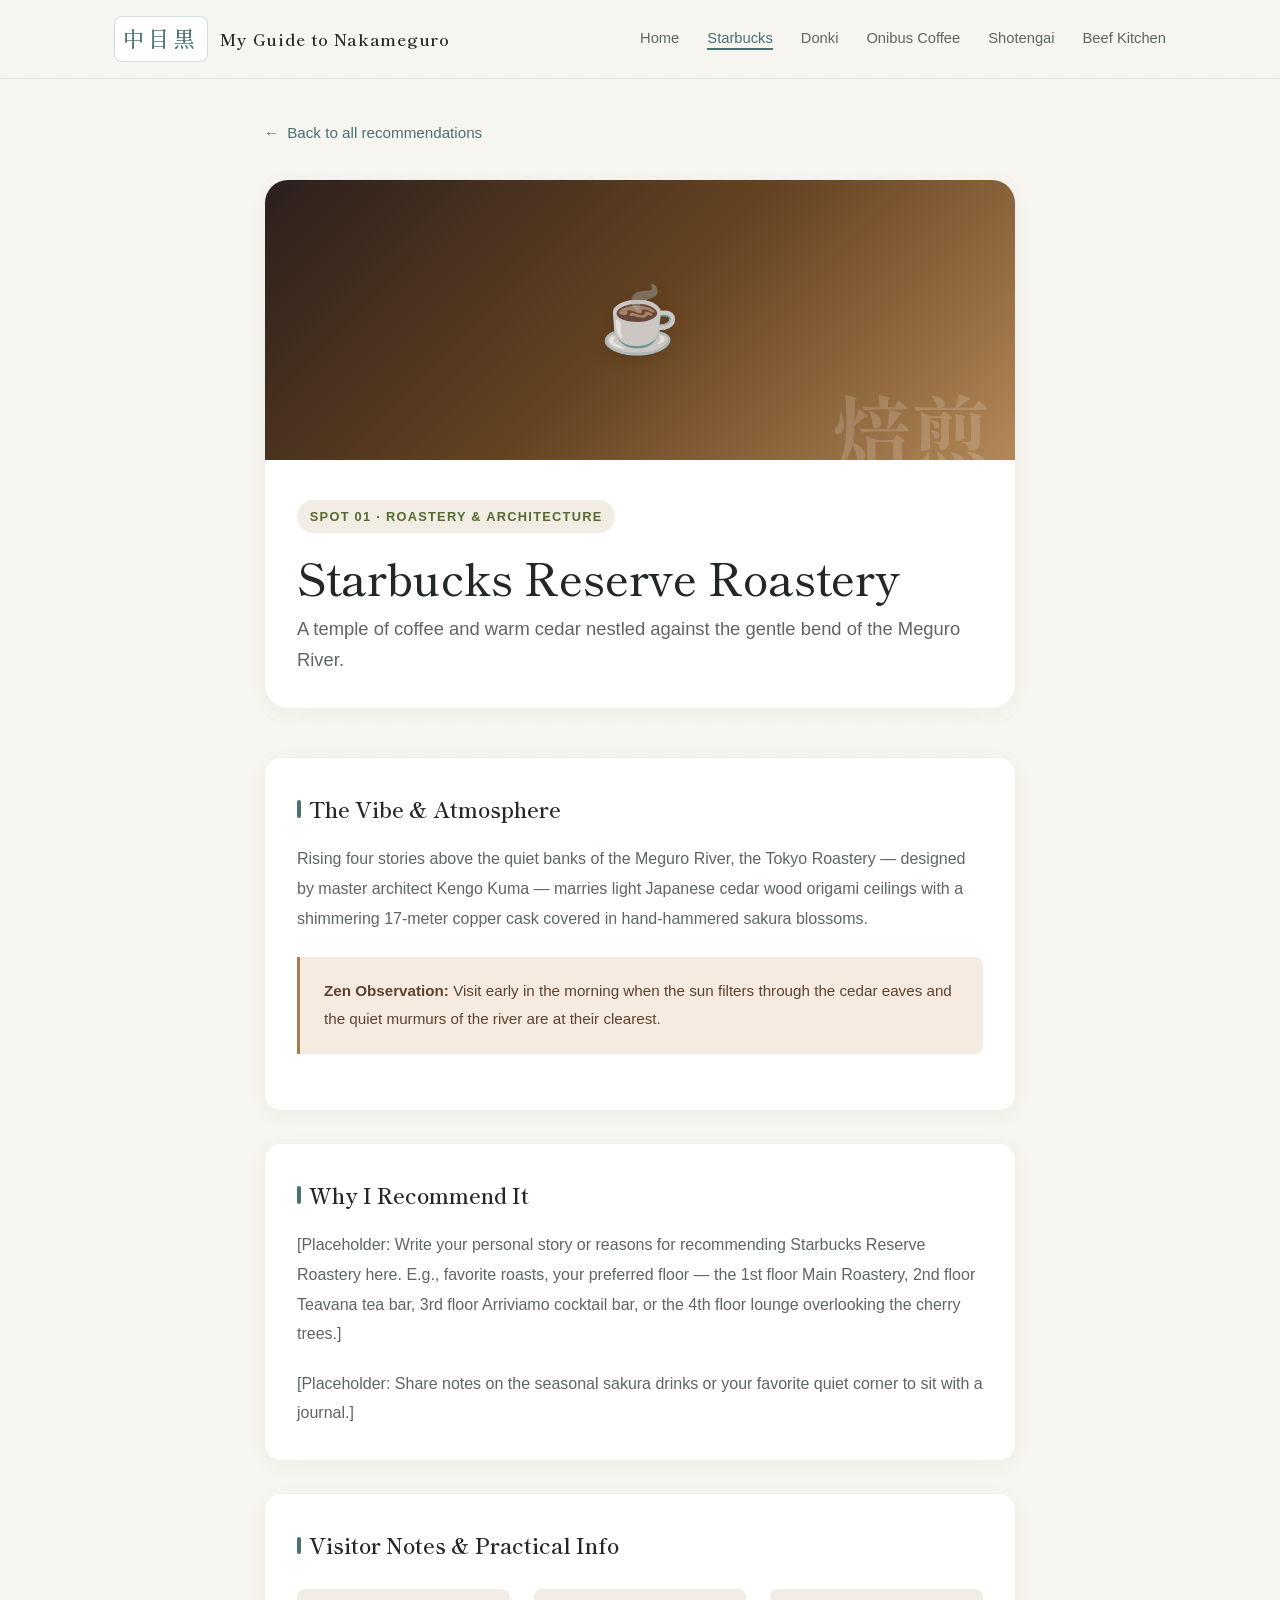
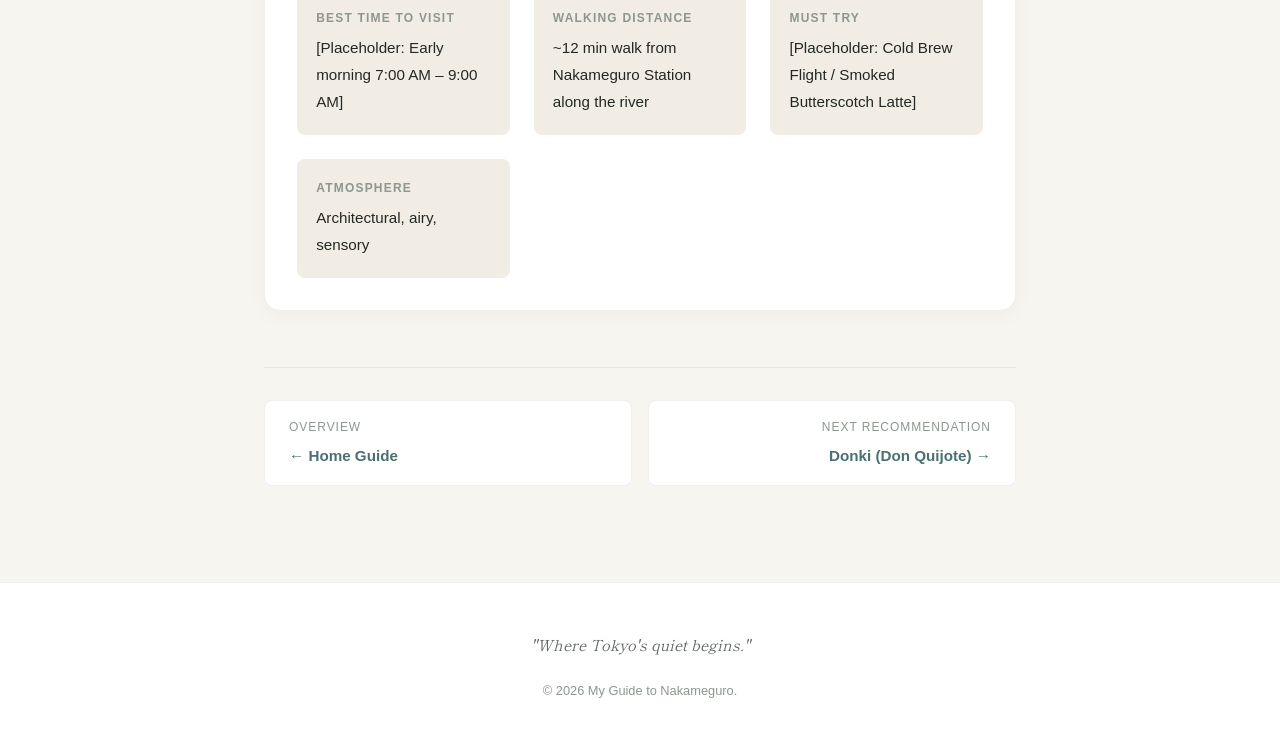
<file: starbucks.html>
<!DOCTYPE html>
<html lang="en">
<head>
  <meta charset="UTF-8">
  <meta name="viewport" content="width=device-width, initial-scale=1.0">
  <title>Starbucks Reserve Roastery Tokyo — My Guide to Nakameguro</title>
  <meta name="description" content="A guide to Starbucks Reserve Roastery Tokyo in Nakameguro: cedar wood architecture, canal views, and artisanal coffee craft.">
  <link rel="preconnect" href="https://fonts.googleapis.com">
  <link rel="preconnect" href="https://fonts.gstatic.com" crossorigin>
  <link href="https://fonts.googleapis.com/css2?family=Noto+Serif+JP:wght@300;400;600&family=Shippori+Mincho:wght@400;600&display=swap" rel="stylesheet">
  <link rel="stylesheet" href="styles.css">
</head>
<body>

  <!-- Navigation -->
  <header class="site-nav">
    <div class="nav-container">
      <a href="index.html" class="brand">
        <span class="brand-kanji">中目黒</span>
        <span class="brand-title">My Guide to Nakameguro</span>
      </a>
      <nav>
        <ul class="nav-links">
          <li><a href="index.html">Home</a></li>
          <li><a href="starbucks.html" class="active">Starbucks</a></li>
          <li><a href="donki.html">Donki</a></li>
          <li><a href="onibus.html">Onibus Coffee</a></li>
          <li><a href="shotengai.html">Shotengai</a></li>
          <li><a href="beef-kitchen.html">Beef Kitchen</a></li>
        </ul>
      </nav>
    </div>
  </header>

  <!-- Main Container -->
  <div class="detail-container">
    <nav class="breadcrumb-nav" aria-label="Breadcrumb">
      <a href="index.html" class="back-link">
        <span aria-hidden="true">←</span> Back to all recommendations
      </a>
    </nav>

    <!-- Detail Hero -->
    <article class="detail-hero">
      <div class="detail-hero-banner visual-starbucks">
        <span class="card-kanji-watermark">焙煎</span>
        <div class="card-symbol" style="font-size: 4rem;">☕</div>
      </div>
      <div class="detail-hero-content">
        <span class="detail-meta-pill">Spot 01 · Roastery & Architecture</span>
        <h1 class="detail-title">Starbucks Reserve Roastery</h1>
        <p class="detail-subtitle">A temple of coffee and warm cedar nestled against the gentle bend of the Meguro River.</p>
      </div>
    </article>

    <!-- The Vibe Section -->
    <section class="detail-section">
      <h2 class="detail-section-title">The Vibe & Atmosphere</h2>
      <p>
        Rising four stories above the quiet banks of the Meguro River, the Tokyo Roastery — designed by master architect Kengo Kuma — marries light Japanese cedar wood origami ceilings with a shimmering 17-meter copper cask covered in hand-hammered sakura blossoms.
      </p>
      <div class="zen-highlight">
        <p><strong>Zen Observation:</strong> Visit early in the morning when the sun filters through the cedar eaves and the quiet murmurs of the river are at their clearest.</p>
      </div>
    </section>

    <!-- Why It's Recommended Placeholder -->
    <section class="detail-section">
      <h2 class="detail-section-title">Why I Recommend It</h2>
      <p>
        [Placeholder: Write your personal story or reasons for recommending Starbucks Reserve Roastery here. E.g., favorite roasts, your preferred floor — the 1st floor Main Roastery, 2nd floor Teavana tea bar, 3rd floor Arriviamo cocktail bar, or the 4th floor lounge overlooking the cherry trees.]
      </p>
      <p>
        [Placeholder: Share notes on the seasonal sakura drinks or your favorite quiet corner to sit with a journal.]
      </p>
    </section>

    <!-- Visitor Tips Placeholder -->
    <section class="detail-section">
      <h2 class="detail-section-title">Visitor Notes & Practical Info</h2>
      <div class="info-grid">
        <div class="info-item">
          <div class="info-label">Best Time to Visit</div>
          <div class="info-value">[Placeholder: Early morning 7:00 AM – 9:00 AM]</div>
        </div>
        <div class="info-item">
          <div class="info-label">Walking Distance</div>
          <div class="info-value">~12 min walk from Nakameguro Station along the river</div>
        </div>
        <div class="info-item">
          <div class="info-label">Must Try</div>
          <div class="info-value">[Placeholder: Cold Brew Flight / Smoked Butterscotch Latte]</div>
        </div>
        <div class="info-item">
          <div class="info-label">Atmosphere</div>
          <div class="info-value">Architectural, airy, sensory</div>
        </div>
      </div>
    </section>

    <!-- Next / Prev Navigation -->
    <div class="page-switch-nav">
      <a href="index.html" class="page-switch-btn prev">
        <span class="switch-caption">Overview</span>
        <span class="switch-title">← Home Guide</span>
      </a>
      <a href="donki.html" class="page-switch-btn next">
        <span class="switch-caption">Next Recommendation</span>
        <span class="switch-title">Donki (Don Quijote) →</span>
      </a>
    </div>
  </div>

  <!-- Footer -->
  <footer class="site-footer">
    <div class="footer-content">
      <p class="footer-zen-note">"Where Tokyo's quiet begins."</p>
      <p class="footer-copy">© 2026 My Guide to Nakameguro.</p>
    </div>
  </footer>

  <script src="script.js"></script>
</body>
</html>
</file>
<file: styles.css>
/* ==========================================================================
   My Guide to Nakameguro — Zen & Natural Theme
   "Where Tokyo's quiet begins"
   ========================================================================== */

:root {
  --bg-color: #f7f5f0;
  --bg-card: #ffffff;
  --bg-card-alt: #f1ede4;
  --bg-card-hover: #ffffff;
  --text-main: #242825;
  --text-muted: #5e6660;
  --text-faint: #8d968f;
  --border-light: rgba(40, 50, 45, 0.08);
  --border-accent: rgba(78, 115, 117, 0.25);
  --accent-river: #4a7072;
  --accent-river-light: #e4eeed;
  --accent-moss: #556b2f;
  --accent-wood: #a67c52;
  --accent-wood-light: #f5ebe1;
  --accent-sakura: #deb6be;
  --accent-sakura-light: #fbf2f4;
  --font-serif: "Shippori Mincho", "Noto Serif JP", "Yu Mincho", "Hiragino Mincho ProN", Georgia, serif;
  --font-sans: -apple-system, BlinkMacSystemFont, "Segoe UI", Roboto, "Hiragino Kaku Gothic ProN", "Noto Sans JP", sans-serif;
  --container-max: 1100px;
  --container-narrow: 800px;
  --radius-sm: 8px;
  --radius-md: 16px;
  --radius-lg: 24px;
  --shadow-subtle: 0 4px 20px rgba(36, 40, 37, 0.04);
  --shadow-hover: 0 12px 32px rgba(36, 40, 37, 0.08);
  --transition: all 0.3s cubic-bezier(0.25, 1, 0.5, 1);
}

* {
  box-sizing: border-box;
  margin: 0;
  padding: 0;
}

body {
  background-color: var(--bg-color);
  color: var(--text-main);
  font-family: var(--font-sans);
  line-height: 1.8;
  font-size: 16px;
  -webkit-font-smoothing: antialiased;
  min-height: 100vh;
  display: flex;
  flex-direction: column;
  position: relative;
  overflow-x: hidden;
}

/* Subtle background texture */
body::before {
  content: "";
  position: fixed;
  top: 0;
  left: 0;
  width: 100%;
  height: 100%;
  pointer-events: none;
  background-image: radial-gradient(var(--border-light) 1px, transparent 1px);
  background-size: 32px 32px;
  opacity: 0.6;
  z-index: -1;
}

/* Navigation */
.site-nav {
  position: sticky;
  top: 0;
  background: rgba(247, 245, 240, 0.92);
  backdrop-filter: blur(12px);
  -webkit-backdrop-filter: blur(12px);
  border-bottom: 1px solid var(--border-light);
  z-index: 100;
  transition: var(--transition);
}

.nav-container {
  max-width: var(--container-max);
  margin: 0 auto;
  padding: 1rem 1.5rem;
  display: flex;
  align-items: center;
  justify-content: space-between;
}

.brand {
  display: flex;
  align-items: center;
  gap: 0.75rem;
  text-decoration: none;
  color: var(--text-main);
}

.brand-kanji {
  font-family: var(--font-serif);
  font-size: 1.35rem;
  font-weight: 500;
  letter-spacing: 0.15em;
  color: var(--accent-river);
  border: 1px solid var(--border-accent);
  padding: 0.15rem 0.5rem;
  border-radius: var(--radius-sm);
  background: #ffffff;
}

.brand-title {
  font-family: var(--font-serif);
  font-size: 1.05rem;
  letter-spacing: 0.04em;
  font-weight: 600;
}

.nav-links {
  display: flex;
  list-style: none;
  gap: 1.75rem;
  align-items: center;
}

.nav-links a {
  text-decoration: none;
  color: var(--text-muted);
  font-size: 0.92rem;
  font-weight: 500;
  transition: var(--transition);
  position: relative;
  padding: 0.25rem 0;
}

.nav-links a:hover,
.nav-links a.active {
  color: var(--accent-river);
}

.nav-links a::after {
  content: "";
  position: absolute;
  bottom: 0;
  left: 0;
  width: 0%;
  height: 2px;
  background: var(--accent-river);
  transition: var(--transition);
}

.nav-links a:hover::after,
.nav-links a.active::after {
  width: 100%;
}

/* Zen River motif decoration */
.river-divider {
  width: 100%;
  height: 24px;
  display: flex;
  align-items: center;
  justify-content: center;
  margin: 2rem 0;
  opacity: 0.7;
}

.river-divider svg {
  width: 160px;
  height: 12px;
  stroke: var(--accent-river);
}

/* Hero Section */
.hero {
  padding: 5rem 1.5rem 3.5rem;
  text-align: center;
  max-width: var(--container-narrow);
  margin: 0 auto;
}

.hero-subtitle-badge {
  display: inline-flex;
  align-items: center;
  gap: 0.5rem;
  font-family: var(--font-serif);
  font-size: 0.85rem;
  letter-spacing: 0.12em;
  text-transform: uppercase;
  color: var(--accent-river);
  background: var(--accent-river-light);
  padding: 0.4rem 1rem;
  border-radius: 999px;
  margin-bottom: 1.5rem;
}

.hero-title {
  font-family: var(--font-serif);
  font-size: clamp(2.2rem, 5vw, 3.4rem);
  font-weight: 400;
  line-height: 1.25;
  letter-spacing: -0.01em;
  margin-bottom: 1.5rem;
  color: var(--text-main);
}

.hero-title em {
  font-style: normal;
  color: var(--accent-river);
  font-weight: 600;
  position: relative;
}

.hero-intro {
  font-size: 1.125rem;
  color: var(--text-muted);
  font-weight: 400;
  line-height: 1.9;
  margin-bottom: 2rem;
}

.hero-quote {
  font-family: var(--font-serif);
  font-size: 1rem;
  font-style: italic;
  color: var(--text-faint);
  border-left: 2px solid var(--accent-river);
  padding-left: 1rem;
  display: inline-block;
  text-align: left;
  max-width: 540px;
  margin: 0 auto;
}

/* Curated Section */
.main-content {
  max-width: var(--container-max);
  margin: 0 auto;
  padding: 1rem 1.5rem 5rem;
  flex: 1;
}

.section-header {
  margin-bottom: 2.5rem;
  text-align: center;
}

.section-label {
  font-size: 0.85rem;
  text-transform: uppercase;
  letter-spacing: 0.15em;
  color: var(--accent-moss);
  font-weight: 600;
  margin-bottom: 0.4rem;
}

.section-title {
  font-family: var(--font-serif);
  font-size: 1.9rem;
  font-weight: 500;
  color: var(--text-main);
}

/* Places Grid */
.places-grid {
  display: grid;
  grid-template-columns: repeat(auto-fill, minmax(320px, 1fr));
  gap: 2rem;
}

.place-card {
  background: var(--bg-card);
  border-radius: var(--radius-md);
  border: 1px solid var(--border-light);
  overflow: hidden;
  box-shadow: var(--shadow-subtle);
  transition: var(--transition);
  display: flex;
  flex-direction: column;
  text-decoration: none;
  color: inherit;
  position: relative;
}

.place-card:hover {
  transform: translateY(-4px);
  box-shadow: var(--shadow-hover);
  border-color: var(--border-accent);
}

.card-visual {
  height: 190px;
  position: relative;
  background-color: var(--bg-card-alt);
  display: flex;
  align-items: center;
  justify-content: center;
  overflow: hidden;
}

/* Zen Graphic Gradients */
.visual-starbucks {
  background: linear-gradient(135deg, #2b1f1d 0%, #654321 50%, #b38758 100%);
}
.visual-donki {
  background: linear-gradient(135deg, #1f2738 0%, #30415d 50%, #46637f 100%);
}
.visual-onibus {
  background: linear-gradient(135deg, #3d342c 0%, #6c584c 50%, #a98467 100%);
}
.visual-shotengai {
  background: linear-gradient(135deg, #283618 0%, #606c38 50%, #87986a 100%);
}
.visual-beef-kitchen {
  background: linear-gradient(135deg, #221a1a 0%, #4a2828 50%, #7e3e3e 100%);
}

.card-kanji-watermark {
  font-family: var(--font-serif);
  font-size: 5rem;
  font-weight: 700;
  color: rgba(255, 255, 255, 0.16);
  position: absolute;
  right: 1.5rem;
  bottom: -0.5rem;
  line-height: 1;
  user-select: none;
  pointer-events: none;
}

.card-category-tag {
  position: absolute;
  top: 1rem;
  left: 1rem;
  background: rgba(255, 255, 255, 0.9);
  backdrop-filter: blur(4px);
  color: var(--text-main);
  font-size: 0.75rem;
  font-weight: 600;
  text-transform: uppercase;
  letter-spacing: 0.08em;
  padding: 0.25rem 0.65rem;
  border-radius: var(--radius-sm);
}

.card-symbol {
  font-size: 2.75rem;
  color: rgba(255, 255, 255, 0.85);
  filter: drop-shadow(0 2px 8px rgba(0, 0, 0, 0.2));
}

.card-body {
  padding: 1.75rem;
  display: flex;
  flex-direction: column;
  flex: 1;
}

.card-num {
  font-family: var(--font-serif);
  font-size: 0.85rem;
  color: var(--accent-river);
  letter-spacing: 0.1em;
  margin-bottom: 0.35rem;
  font-weight: 600;
}

.card-title {
  font-family: var(--font-serif);
  font-size: 1.4rem;
  font-weight: 600;
  color: var(--text-main);
  margin-bottom: 0.75rem;
  line-height: 1.35;
}

.card-desc {
  color: var(--text-muted);
  font-size: 0.95rem;
  line-height: 1.7;
  margin-bottom: 1.5rem;
  flex: 1;
}

.card-footer {
  display: flex;
  align-items: center;
  justify-content: space-between;
  border-top: 1px solid var(--border-light);
  padding-top: 1rem;
  font-size: 0.85rem;
  color: var(--accent-river);
  font-weight: 500;
}

.card-footer span.arrow {
  transition: transform 0.25s ease;
}

.place-card:hover .card-footer span.arrow {
  transform: translateX(4px);
}

/* Detail Page Layout */
.detail-container {
  max-width: var(--container-narrow);
  margin: 0 auto;
  padding: 2.5rem 1.5rem 6rem;
  flex: 1;
}

.breadcrumb-nav {
  margin-bottom: 2rem;
}

.back-link {
  display: inline-flex;
  align-items: center;
  gap: 0.5rem;
  text-decoration: none;
  color: var(--accent-river);
  font-weight: 500;
  font-size: 0.95rem;
  transition: var(--transition);
}

.back-link:hover {
  color: var(--text-main);
  transform: translateX(-3px);
}

.detail-hero {
  border-radius: var(--radius-lg);
  overflow: hidden;
  margin-bottom: 3rem;
  border: 1px solid var(--border-light);
  box-shadow: var(--shadow-subtle);
  background: var(--bg-card);
}

.detail-hero-banner {
  height: 280px;
  position: relative;
  display: flex;
  align-items: center;
  justify-content: center;
  color: white;
}

.detail-hero-content {
  padding: 2.5rem 2rem 2rem;
}

.detail-meta-pill {
  display: inline-block;
  font-size: 0.8rem;
  font-weight: 600;
  text-transform: uppercase;
  letter-spacing: 0.1em;
  color: var(--accent-moss);
  background: var(--bg-card-alt);
  padding: 0.3rem 0.8rem;
  border-radius: 999px;
  margin-bottom: 1rem;
}

.detail-title {
  font-family: var(--font-serif);
  font-size: clamp(2rem, 4.5vw, 2.8rem);
  font-weight: 500;
  line-height: 1.25;
  margin-bottom: 0.5rem;
  color: var(--text-main);
}

.detail-subtitle {
  font-size: 1.15rem;
  color: var(--text-muted);
  line-height: 1.7;
}

/* Detail Content Sections */
.detail-section {
  background: var(--bg-card);
  border-radius: var(--radius-md);
  padding: 2rem;
  border: 1px solid var(--border-light);
  margin-bottom: 2rem;
  box-shadow: var(--shadow-subtle);
}

.detail-section-title {
  font-family: var(--font-serif);
  font-size: 1.35rem;
  font-weight: 600;
  color: var(--text-main);
  margin-bottom: 1rem;
  display: flex;
  align-items: center;
  gap: 0.5rem;
}

.detail-section-title::before {
  content: "";
  display: inline-block;
  width: 4px;
  height: 1.1rem;
  background: var(--accent-river);
  border-radius: 2px;
}

.detail-section p {
  color: var(--text-muted);
  margin-bottom: 1.25rem;
  line-height: 1.85;
}

.detail-section p:last-child {
  margin-bottom: 0;
}

/* Highlight Box */
.zen-highlight {
  background: var(--accent-wood-light);
  border-left: 3px solid var(--accent-wood);
  padding: 1.25rem 1.5rem;
  border-radius: 0 var(--radius-sm) var(--radius-sm) 0;
  margin: 1.5rem 0;
}

.zen-highlight p {
  color: #5c432d;
  font-size: 0.95rem;
  margin: 0;
}

/* Info Grid */
.info-grid {
  display: grid;
  grid-template-columns: repeat(auto-fit, minmax(200px, 1fr));
  gap: 1.5rem;
  margin-top: 1.5rem;
}

.info-item {
  background: var(--bg-card-alt);
  padding: 1.2rem;
  border-radius: var(--radius-sm);
}

.info-label {
  font-size: 0.75rem;
  text-transform: uppercase;
  letter-spacing: 0.1em;
  color: var(--text-faint);
  margin-bottom: 0.25rem;
  font-weight: 600;
}

.info-value {
  font-size: 0.95rem;
  color: var(--text-main);
  font-weight: 500;
}

/* Navigation between places */
.page-switch-nav {
  display: flex;
  justify-content: space-between;
  gap: 1rem;
  margin-top: 3.5rem;
  padding-top: 2rem;
  border-top: 1px solid var(--border-light);
}

.page-switch-btn {
  text-decoration: none;
  color: var(--text-main);
  background: var(--bg-card);
  padding: 1rem 1.5rem;
  border-radius: var(--radius-sm);
  border: 1px solid var(--border-light);
  transition: var(--transition);
  display: flex;
  flex-direction: column;
  gap: 0.25rem;
  flex: 1;
}

.page-switch-btn:hover {
  border-color: var(--accent-river);
  box-shadow: var(--shadow-subtle);
}

.page-switch-btn.next {
  text-align: right;
}

.switch-caption {
  font-size: 0.75rem;
  text-transform: uppercase;
  letter-spacing: 0.08em;
  color: var(--text-faint);
}

.switch-title {
  font-weight: 600;
  font-size: 0.95rem;
  color: var(--accent-river);
}

/* Footer */
.site-footer {
  border-top: 1px solid var(--border-light);
  background: #ffffff;
  padding: 3rem 1.5rem 2.5rem;
  margin-top: auto;
  text-align: center;
}

.footer-content {
  max-width: var(--container-narrow);
  margin: 0 auto;
}

.footer-zen-note {
  font-family: var(--font-serif);
  font-style: italic;
  color: var(--text-muted);
  font-size: 0.95rem;
  margin-bottom: 1.25rem;
}

.footer-links {
  display: flex;
  justify-content: center;
  gap: 1.5rem;
  list-style: none;
  flex-wrap: wrap;
  margin-bottom: 1.5rem;
}

.footer-links a {
  text-decoration: none;
  color: var(--text-faint);
  font-size: 0.85rem;
  transition: var(--transition);
}

.footer-links a:hover {
  color: var(--accent-river);
}

.footer-copy {
  font-size: 0.8rem;
  color: var(--text-faint);
}

/* Responsive adjustments */
@media (max-width: 680px) {
  .hero {
    padding: 3rem 1rem 2rem;
  }
  
  .nav-links {
    display: none; /* simple mobile fallback, or shown in subnav */
  }
  
  .places-grid {
    grid-template-columns: 1fr;
  }
  
  .page-switch-nav {
    flex-direction: column;
  }
}
</file>
